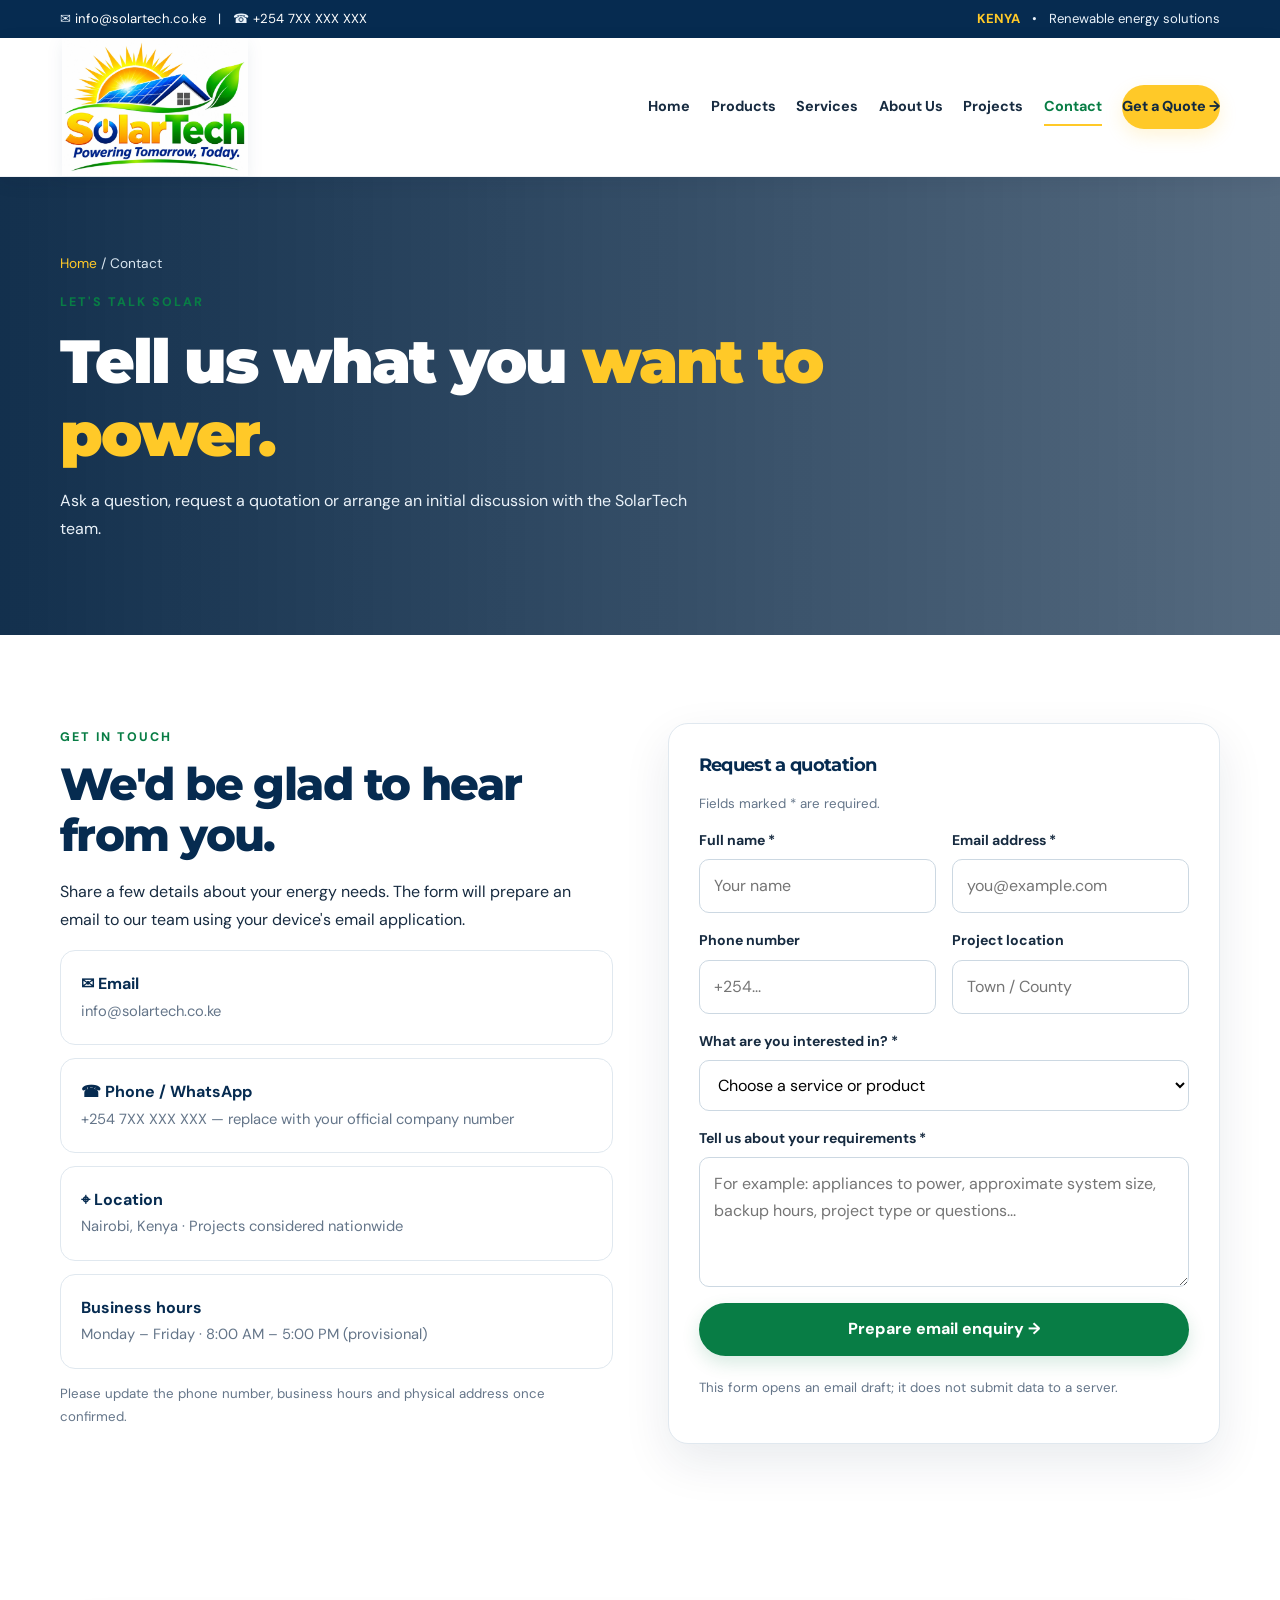
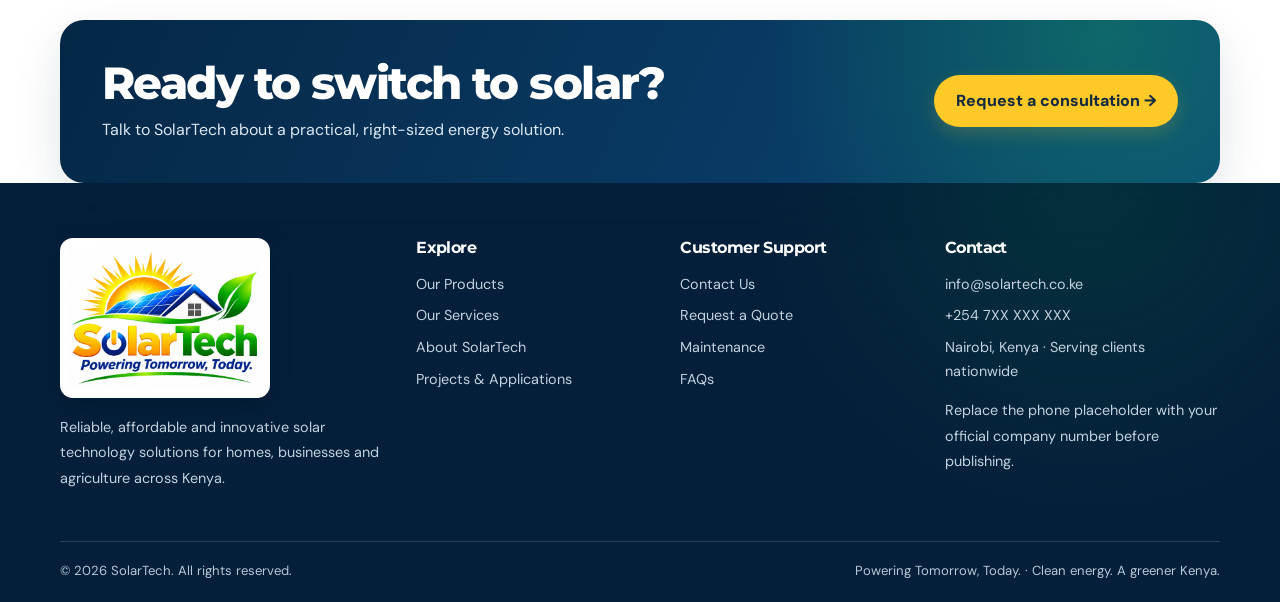
<file: contact.html>
<!doctype html>
<html lang="en"><head><meta charset="utf-8"><meta name="viewport" content="width=device-width, initial-scale=1"><meta name="description" content="SolarTech Kenya — solar products, system design, installation and maintenance for homes, businesses and farms."><meta name="theme-color" content="#062b50"><title>Contact | SolarTech Kenya</title><link rel="icon" href="assets/favicon.svg" type="image/svg+xml"><link rel="stylesheet" href="assets/styles.css"></head><body><div class="topbar"><div class="container"><div>✉ <a href="mailto:info@solartech.co.ke">info@solartech.co.ke</a> &nbsp; | &nbsp; ☎ <a href="tel:+254700000000">+254 7XX XXX XXX</a></div><div><strong>KENYA</strong> &nbsp; • &nbsp; Renewable energy solutions</div></div></div>
<header class="navbar"><div class="container nav-inner"><a class="brand" href="index.html" aria-label="SolarTech home"><img src="assets/solartech-logo.webp" alt="SolarTech — Powering Tomorrow, Today"></a><button class="menu-toggle" aria-label="Open navigation" aria-expanded="false">☰</button><nav class="nav-links" aria-label="Main navigation"><a href="index.html">Home</a><a href="products.html">Products</a><a href="services.html">Services</a><a href="about.html">About Us</a><a href="projects.html">Projects</a><a class="active" href="contact.html">Contact</a><a class="nav-cta" href="contact.html#quote">Get a Quote →</a></nav></div></header><main><section class="page-hero"><div class="container"><div class="breadcrumb"><a href="index.html">Home</a> / Contact</div><span class="eyebrow">Let's talk solar</span><h1>Tell us what you <span>want to power.</span></h1><p>Ask a question, request a quotation or arrange an initial discussion with the SolarTech team.</p></div></section>
<section class="section" id="quote"><div class="container split" style="align-items:start"><div><span class="eyebrow">Get in touch</span><h2>We'd be glad to hear from you.</h2><p>Share a few details about your energy needs. The form will prepare an email to our team using your device's email application.</p><div class="contact-item"><strong>✉ Email</strong><span><a href="mailto:info@solartech.co.ke">info@solartech.co.ke</a></span></div><div class="contact-item"><strong>☎ Phone / WhatsApp</strong><span>+254 7XX XXX XXX — replace with your official company number</span></div><div class="contact-item"><strong>⌖ Location</strong><span>Nairobi, Kenya · Projects considered nationwide</span></div><div class="contact-item"><strong>Business hours</strong><span>Monday – Friday · 8:00 AM – 5:00 PM (provisional)</span></div><p class="note">Please update the phone number, business hours and physical address once confirmed.</p></div>
<form class="form-card" id="quoteForm"><h3>Request a quotation</h3><p class="note">Fields marked * are required.</p><div class="form-grid"><div class="field"><label for="name">Full name *</label><input id="name" name="name" required placeholder="Your name"></div><div class="field"><label for="email">Email address *</label><input id="email" name="email" type="email" required placeholder="you@example.com"></div><div class="field"><label for="phone">Phone number</label><input id="phone" name="phone" type="tel" placeholder="+254..."></div><div class="field"><label for="location">Project location</label><input id="location" name="location" placeholder="Town / County"></div><div class="field full"><label for="interest">What are you interested in? *</label><select id="interest" name="interest" required><option value="">Choose a service or product</option><option>Home solar system</option><option>Commercial / industrial solar</option><option>Solar panels and PV equipment</option><option>Batteries and energy storage</option><option>Inverters and charge controllers</option><option>Solar water pumping / irrigation</option><option>Solar water heating</option><option>Solar lighting / security</option><option>Maintenance / repairs</option><option>Training / consultancy</option><option>Other</option></select></div><div class="field full"><label for="message">Tell us about your requirements *</label><textarea id="message" name="message" required placeholder="For example: appliances to power, approximate system size, backup hours, project type or questions..."></textarea></div><div class="field full"><button class="btn btn-green" type="submit">Prepare email enquiry →</button><p class="note" id="formMessage" aria-live="polite">This form opens an email draft; it does not submit data to a server.</p></div></div></form></div></section></main><section class="section" style="padding-bottom:0"><div class="container"><div class="cta-band"><div><h2>Ready to switch to solar?</h2><p>Talk to SolarTech about a practical, right-sized energy solution.</p></div><a class="btn" href="contact.html#quote">Request a consultation →</a></div></div></section>
<footer class="footer"><div class="container"><div class="footer-grid"><div><img class="footer-logo" src="assets/solartech-logo.webp" alt="SolarTech"><p>Reliable, affordable and innovative solar technology solutions for homes, businesses and agriculture across Kenya.</p></div><div><h3>Explore</h3><ul><li><a href="products.html">Our Products</a></li><li><a href="services.html">Our Services</a></li><li><a href="about.html">About SolarTech</a></li><li><a href="projects.html">Projects & Applications</a></li></ul></div><div><h3>Customer Support</h3><ul><li><a href="contact.html">Contact Us</a></li><li><a href="contact.html#quote">Request a Quote</a></li><li><a href="services.html#maintenance">Maintenance</a></li><li><a href="services.html#faq">FAQs</a></li></ul></div><div><h3>Contact</h3><ul><li><a href="mailto:info@solartech.co.ke">info@solartech.co.ke</a></li><li><a href="tel:+254700000000">+254 7XX XXX XXX</a></li><li>Nairobi, Kenya · Serving clients nationwide</li></ul><p class="note" style="color:#c3d2df">Replace the phone placeholder with your official company number before publishing.</p></div></div><div class="footer-bottom"><span>© <span id="year"></span> SolarTech. All rights reserved.</span><span>Powering Tomorrow, Today. · Clean energy. A greener Kenya.</span></div></div></footer><script src="assets/script.js"></script></body></html>
</file>
<file: assets/styles.css>
@import url('https://fonts.googleapis.com/css2?family=DM+Sans:wght@400;500;600;700;800&family=Montserrat:wght@600;700;800;900&display=swap');
:root{--navy:#062b50;--navy2:#0b3b68;--green:#087d45;--green2:#0b9955;--yellow:#ffc928;--ink:#172b40;--muted:#647589;--pale:#f3f7fb;--line:#e0e8ef;--white:#fff;--shadow:0 14px 40px rgba(5,35,64,.10);--radius:18px}
*{box-sizing:border-box}html{scroll-behavior:smooth}body{margin:0;font-family:'DM Sans',Arial,sans-serif;color:var(--ink);line-height:1.65;background:#fff}img{max-width:100%;display:block}a{color:inherit;text-decoration:none}button,input,select,textarea{font:inherit}.container{width:min(1160px,92%);margin:auto}.topbar{background:var(--navy);color:#eaf3fb;font-size:.82rem}.topbar .container{display:flex;justify-content:space-between;gap:15px;padding:8px 0;flex-wrap:wrap}.topbar a{color:#fff}.topbar strong{color:var(--yellow)}.navbar{background:#fff;position:sticky;top:0;z-index:50;box-shadow:0 5px 18px rgba(4,29,52,.08)}.nav-inner{min-height:82px;display:flex;align-items:center;justify-content:space-between;gap:25px}.brand img{width:190px;height:138px;object-fit:contain}.nav-links{display:flex;align-items:center;gap:23px;font-size:.92rem;font-weight:700}.nav-links a{padding:10px 0;transition:.2s}.nav-links a:hover,.nav-links a.active{color:var(--green)}.nav-cta,.btn{display:inline-flex;align-items:center;justify-content:center;gap:9px;border:0;border-radius:999px;padding:13px 22px;background:var(--yellow);color:#132a40;font-weight:800;cursor:pointer;transition:.2s}.nav-cta:hover,.btn:hover{transform:translateY(-2px);box-shadow:0 8px 20px #ffc92855}.btn-green{background:var(--green);color:#fff}.btn-outline{background:transparent;border:2px solid #fff;color:#fff}.menu-toggle{display:none;background:none;border:0;font-size:1.8rem;color:var(--navy);cursor:pointer}.hero{position:relative;min-height:555px;display:flex;align-items:center;color:#fff;background:linear-gradient(90deg,rgba(4,35,66,.96) 0%,rgba(4,35,66,.86) 43%,rgba(4,35,66,.08) 100%),url('https://images.unsplash.com/photo-1509391366360-2e959784a276?auto=format&fit=crop&w=2000&q=85') center/cover}.hero-content{padding:85px 0;max-width:670px}.eyebrow{display:inline-block;color:var(--green);font-size:.78rem;font-weight:800;letter-spacing:.14em;text-transform:uppercase;margin-bottom:12px}.hero .eyebrow{color:var(--yellow)}h1,h2,h3,h4{font-family:Montserrat, sans-serif;line-height:1.2;margin:0 0 16px;color:var(--navy)}h1{font-size:clamp(2.5rem,6vw,4.7rem);font-weight:900;color:#fff;letter-spacing:-.04em}h1 span,.highlight{color:var(--yellow)}h2{font-size:clamp(1.9rem,4vw,2.8rem);font-weight:800;letter-spacing:-.03em}h3{font-size:1.15rem}.hero p{font-size:1.12rem;max-width:590px;color:#edf5fb;margin:0 0 27px}.button-row{display:flex;gap:12px;flex-wrap:wrap}.section{padding:78px 0}.section-soft{background:var(--pale)}.section-head{max-width:720px;margin:0 auto 38px;text-align:center}.section-head p{color:var(--muted);margin:0}.grid{display:grid;gap:22px}.grid-2{grid-template-columns:repeat(2,minmax(0,1fr))}.grid-3{grid-template-columns:repeat(3,minmax(0,1fr))}.grid-4{grid-template-columns:repeat(4,minmax(0,1fr))}.card{background:#fff;border:1px solid var(--line);border-radius:var(--radius);overflow:hidden;box-shadow:0 5px 22px rgba(7,39,69,.045);transition:.25s}.card:hover{transform:translateY(-5px);box-shadow:var(--shadow)}.card-body{padding:22px}.card p{color:var(--muted);font-size:.94rem}.card-img{width:100%;height:190px;object-fit:cover;background:#e8eff5}.icon-box{width:52px;height:52px;border-radius:15px;background:#e9f6ef;color:var(--green);display:grid;place-items:center;font-size:1.5rem;margin-bottom:17px}.text-link{color:var(--green);font-weight:800;font-size:.92rem}.text-link:hover{text-decoration:underline}.split{display:grid;grid-template-columns:1fr 1fr;gap:55px;align-items:center}.split-img{height:440px;width:100%;object-fit:cover;border-radius:24px;box-shadow:var(--shadow)}.check-list{list-style:none;padding:0;margin:22px 0}.check-list li{padding:7px 0 7px 29px;position:relative}.check-list li:before{content:'✓';position:absolute;left:0;color:var(--green);font-weight:900}.stats{background:var(--navy);color:#fff;padding:34px 0}.stats-grid{display:grid;grid-template-columns:repeat(4,1fr);gap:20px;text-align:center}.stat strong{display:block;font:800 2rem Montserrat;color:var(--yellow)}.stat span{font-size:.9rem;color:#e4edf5}.cta-band{background:linear-gradient(105deg,var(--navy),#0b4777);color:#fff;border-radius:24px;padding:38px 42px;display:flex;align-items:center;justify-content:space-between;gap:25px}.cta-band h2{color:#fff;margin-bottom:7px}.cta-band p{margin:0;color:#dbe8f3}.page-hero{padding:75px 0;background:linear-gradient(90deg,rgba(4,35,66,.94),rgba(4,35,66,.68)),url('https://images.unsplash.com/photo-1497435334941-8c899ee9e8e9?auto=format&fit=crop&w=1800&q=85') center/cover;color:#fff}.page-hero h1{font-size:clamp(2.4rem,5vw,3.8rem)}.page-hero p{max-width:650px;color:#eaf2f9}.breadcrumb{font-size:.86rem;color:#d9e6f0;margin-bottom:14px}.breadcrumb a{color:var(--yellow)}.filters{display:flex;gap:10px;flex-wrap:wrap;justify-content:center;margin:0 0 28px}.filter-btn{border:1px solid var(--line);border-radius:99px;background:#fff;padding:9px 16px;font-weight:700;color:var(--navy);cursor:pointer}.filter-btn.active,.filter-btn:hover{background:var(--green);color:#fff;border-color:var(--green)}.product-card .card-body{padding:19px}.price{font-weight:800;color:var(--green);font-size:1rem}.note{font-size:.83rem;color:var(--muted)}.service-row{display:flex;gap:15px;align-items:flex-start}.service-row .icon-box{flex:0 0 52px}.table-wrap{overflow-x:auto;border:1px solid var(--line);border-radius:14px}table{width:100%;border-collapse:collapse;min-width:600px;background:#fff}th,td{text-align:left;padding:14px 16px;border-bottom:1px solid var(--line)}th{background:var(--navy);color:#fff;font-family:Poppins,sans-serif;font-size:.88rem}tr:last-child td{border-bottom:0}td:last-child{font-weight:700;color:var(--green)}.form-card{padding:30px;background:#fff;border:1px solid var(--line);border-radius:20px;box-shadow:var(--shadow)}.form-grid{display:grid;grid-template-columns:1fr 1fr;gap:16px}.field{display:flex;flex-direction:column;gap:7px}.field.full{grid-column:1/-1}.field label{font-size:.88rem;font-weight:700}.field input,.field select,.field textarea{width:100%;padding:13px 14px;border:1px solid #ccd8e2;border-radius:10px;outline:none;background:#fff}.field input:focus,.field select:focus,.field textarea:focus{border-color:var(--green);box-shadow:0 0 0 3px #087d4518}.field textarea{min-height:130px;resize:vertical}.contact-item{padding:20px;border:1px solid var(--line);border-radius:15px;margin-bottom:13px}.contact-item strong{display:block;color:var(--navy)}.contact-item span{color:var(--muted);font-size:.92rem}.footer{background:#041f3a;color:#e6eef5;padding:55px 0 20px}.footer-grid{display:grid;grid-template-columns:1.4fr 1fr 1fr 1.2fr;gap:35px}.footer h3{color:#fff;font-size:1rem}.footer p,.footer li{color:#c3d2df;font-size:.9rem}.footer ul{list-style:none;padding:0;margin:0}.footer li{margin:8px 0}.footer a:hover{color:var(--yellow)}.footer-logo{width:210px;max-height:160px;object-fit:contain;background:#fff;border-radius:9px;padding:5px;margin-bottom:17px}.footer-bottom{border-top:1px solid #ffffff26;margin-top:35px;padding-top:18px;display:flex;justify-content:space-between;gap:15px;flex-wrap:wrap;color:#b7c8d7;font-size:.82rem}.socials{display:flex;gap:12px}.socials a{width:34px;height:34px;border-radius:50%;background:#ffffff15;display:grid;place-items:center}.faq details{padding:17px 0;border-bottom:1px solid var(--line)}.faq summary{font-weight:800;color:var(--navy);cursor:pointer}.faq details p{color:var(--muted);margin-bottom:0}.badge{display:inline-block;background:#eaf6ef;color:var(--green);font-size:.75rem;font-weight:800;padding:5px 10px;border-radius:30px}.empty-state{display:none;text-align:center;color:var(--muted);padding:25px}.mobile-only{display:none}
@media(max-width:900px){.nav-links{gap:13px;font-size:.83rem}.brand img{width:175px;height:128px}.grid-4{grid-template-columns:repeat(2,1fr)}.footer-grid{grid-template-columns:repeat(2,1fr)}.split{gap:30px}}
@media(max-width:720px){.topbar .container{justify-content:center;text-align:center}.nav-inner{min-height:72px}.brand img{width:165px;height:120px}.menu-toggle{display:block}.nav-links{display:none;position:absolute;top:72px;left:0;right:0;background:#fff;padding:16px 5% 22px;box-shadow:0 15px 20px #062b501a;flex-direction:column;align-items:stretch;gap:3px}.nav-links.open{display:flex}.nav-links a{padding:10px 5px;border-bottom:1px solid var(--line)}.nav-cta{margin-top:10px}.hero{min-height:540px;background-position:58% center}.hero-content{padding:70px 0}.section{padding:58px 0}.grid-3,.grid-2{grid-template-columns:1fr}.split{grid-template-columns:1fr}.split-img{height:300px}.stats-grid{grid-template-columns:repeat(2,1fr);row-gap:25px}.cta-band{padding:28px;display:block}.cta-band .btn{margin-top:20px}.footer-grid{grid-template-columns:1fr 1fr;gap:25px}.form-grid{grid-template-columns:1fr}.field.full{grid-column:auto}.page-hero{padding:55px 0}}
@media(max-width:440px){.grid-4{grid-template-columns:1fr}.footer-grid{grid-template-columns:1fr}.hero h1{font-size:2.55rem}.button-row .btn{width:100%}.topbar{font-size:.75rem}}


/* SolarTech visual refresh: polished motion, stronger typography and responsive details */
:root{--shadow:0 18px 48px rgba(5,35,64,.12);--radius:22px}
html{scroll-padding-top:100px}
body{font-family:'DM Sans',Arial,sans-serif;-webkit-font-smoothing:antialiased;text-rendering:optimizeLegibility}
h1,h2,h3,h4{letter-spacing:-.035em}
h2{line-height:1.14}
p{line-height:1.78}
.navbar{background:rgba(255,255,255,.94);backdrop-filter:blur(16px);-webkit-backdrop-filter:blur(16px);border-bottom:1px solid rgba(6,43,80,.06)}
.nav-inner{min-height:100px}
.brand{display:flex;align-items:center;min-width:0}
.brand img{filter:drop-shadow(0 5px 8px rgba(6,43,80,.07));transition:transform .35s ease}
.brand:hover img{transform:scale(1.025)}
.nav-links{gap:clamp(12px,1.6vw,23px);font-size:.9rem}
.nav-links a:not(.nav-cta){position:relative}
.nav-links a:not(.nav-cta):after{content:"";position:absolute;left:0;right:100%;bottom:3px;height:2px;background:var(--yellow);transition:right .25s ease}
.nav-links a:not(.nav-cta):hover:after,.nav-links a.active:after{right:0}
.nav-cta,.btn{box-shadow:0 7px 18px rgba(255,201,40,.18);transition:transform .25s ease,box-shadow .25s ease,background .25s ease}
.nav-cta:hover,.btn:hover{transform:translateY(-3px);box-shadow:0 13px 26px rgba(255,201,40,.28)}
.btn-green{box-shadow:0 7px 18px rgba(8,125,69,.16)}
.btn-green:hover{box-shadow:0 13px 26px rgba(8,125,69,.24)}
.hero{min-height:620px;background-image:linear-gradient(90deg,rgba(3,28,53,.94) 0%,rgba(4,35,66,.78) 48%,rgba(4,35,66,.18) 100%),url('https://images.unsplash.com/photo-1509391366360-2e959784a276?auto=format&fit=crop&w=2000&q=88');background-position:center;background-attachment:scroll}
.hero-content{animation:heroRise .9s cubic-bezier(.2,.75,.25,1) both}
.hero h1{max-width:720px;text-wrap:balance}
.hero p{font-size:clamp(1.02rem,1.5vw,1.18rem);line-height:1.8}
.eyebrow{letter-spacing:.16em}
.section{padding:88px 0}
.section-head{margin-bottom:46px}
.section-head h2{margin-top:5px}
.card{border-color:rgba(6,43,80,.09);box-shadow:0 8px 28px rgba(7,39,69,.055)}
.card:hover{transform:translateY(-8px);box-shadow:0 22px 48px rgba(5,35,64,.13)}
.card-img{transition:transform .65s cubic-bezier(.2,.7,.2,1)}
.card:hover .card-img{transform:scale(1.035)}
.card{isolation:isolate}
.card:has(.card-img){overflow:hidden}
.card-body h3{line-height:1.35}
.icon-box{box-shadow:inset 0 0 0 1px rgba(8,125,69,.07);transition:transform .3s ease,background .3s ease}
.card:hover .icon-box{transform:translateY(-3px) rotate(-3deg);background:#ddf3e6}
.split-img{transition:transform .7s ease,box-shadow .3s ease}
.split-img:hover{transform:scale(1.012);box-shadow:0 24px 55px rgba(5,35,64,.16)}
.stats{background:linear-gradient(110deg,#052746,#0b4777 62%,#087d45);position:relative;overflow:hidden}
.stats:before{content:"";position:absolute;width:420px;height:420px;border:1px solid rgba(255,255,255,.09);border-radius:50%;right:-140px;top:-280px;box-shadow:0 0 0 38px rgba(255,255,255,.025),0 0 0 78px rgba(255,255,255,.02)}
.stat{position:relative;z-index:1}
.stat strong{font-size:clamp(1.55rem,3vw,2.15rem)}
.cta-band{background:radial-gradient(circle at 90% 10%,rgba(20,164,94,.38),transparent 32%),linear-gradient(115deg,#052746,#0b4777);box-shadow:0 18px 45px rgba(5,35,64,.13)}
.page-hero{background-image:linear-gradient(90deg,rgba(4,35,66,.94),rgba(4,35,66,.68)),url('https://images.unsplash.com/photo-1497435334941-8c899ee9e8e9?auto=format&fit=crop&w=1800&q=88')}
.page-hero h1{max-width:850px}
.filter-btn{transition:all .22s ease}
.filter-btn:hover{transform:translateY(-2px)}
.form-card{box-shadow:0 18px 48px rgba(5,35,64,.09)}
.field input,.field select,.field textarea{transition:border-color .2s ease,box-shadow .2s ease,transform .2s ease}
.field input:focus,.field select:focus,.field textarea:focus{transform:translateY(-1px)}
.footer{background:radial-gradient(circle at 85% 0%,rgba(8,125,69,.2),transparent 28%),#041f3a}
.footer-logo{background:#fff;border-radius:13px;padding:9px;box-shadow:0 8px 25px rgba(0,0,0,.12)}
.footer-bottom{line-height:1.7}
.scroll-progress{position:fixed;z-index:100;top:0;left:0;height:3px;width:0;background:linear-gradient(90deg,var(--yellow),#18a65b);box-shadow:0 0 12px rgba(255,201,40,.55)}
.back-to-top{position:fixed;z-index:80;right:22px;bottom:22px;width:46px;height:46px;border:0;border-radius:50%;background:var(--yellow);color:var(--navy);font-size:1.2rem;font-weight:900;box-shadow:0 8px 24px rgba(5,35,64,.2);cursor:pointer;opacity:0;visibility:hidden;transform:translateY(12px);transition:.25s ease}
.back-to-top.visible{opacity:1;visibility:visible;transform:translateY(0)}
.reveal{opacity:0;transform:translateY(26px);transition:opacity .72s ease,transform .72s cubic-bezier(.2,.7,.2,1)}
.reveal.is-visible{opacity:1;transform:translateY(0)}
.reveal-delay-1{transition-delay:.08s}.reveal-delay-2{transition-delay:.16s}.reveal-delay-3{transition-delay:.24s}
.hero .eyebrow{animation:fadeUp .65s .08s both}.hero h1{animation:fadeUp .75s .16s both}.hero p{animation:fadeUp .75s .25s both}.hero .button-row{animation:fadeUp .75s .34s both}
@keyframes heroRise{from{opacity:0;transform:translateY(18px)}to{opacity:1;transform:translateY(0)}}
@keyframes fadeUp{from{opacity:0;transform:translateY(18px)}to{opacity:1;transform:translateY(0)}}
@media(max-width:900px){.nav-inner{min-height:88px}.nav-links{gap:11px}.brand img{width:158px;height:116px}}
@media(max-width:720px){html{scroll-padding-top:80px}.nav-inner{min-height:76px}.brand img{width:140px;height:104px}.nav-links{top:76px;border-top:1px solid var(--line);padding:16px 5% 22px}.nav-links a:not(.nav-cta):after{display:none}.nav-links a.active{color:var(--green);background:#f1f8f4;border-radius:9px;padding-left:12px}.hero{min-height:560px;background-position:60% center}.section{padding:64px 0}.page-hero{padding:60px 0}.back-to-top{right:15px;bottom:15px}}
@media(max-width:440px){.hero h1{font-size:2.45rem}.section-head h2{font-size:1.85rem}.cta-band{border-radius:18px}.footer-logo{width:190px}}
@media(prefers-reduced-motion:reduce){*,*::before,*::after{scroll-behavior:auto!important;animation-duration:.01ms!important;animation-iteration-count:1!important;transition-duration:.01ms!important}.reveal{opacity:1;transform:none}}
</file>
